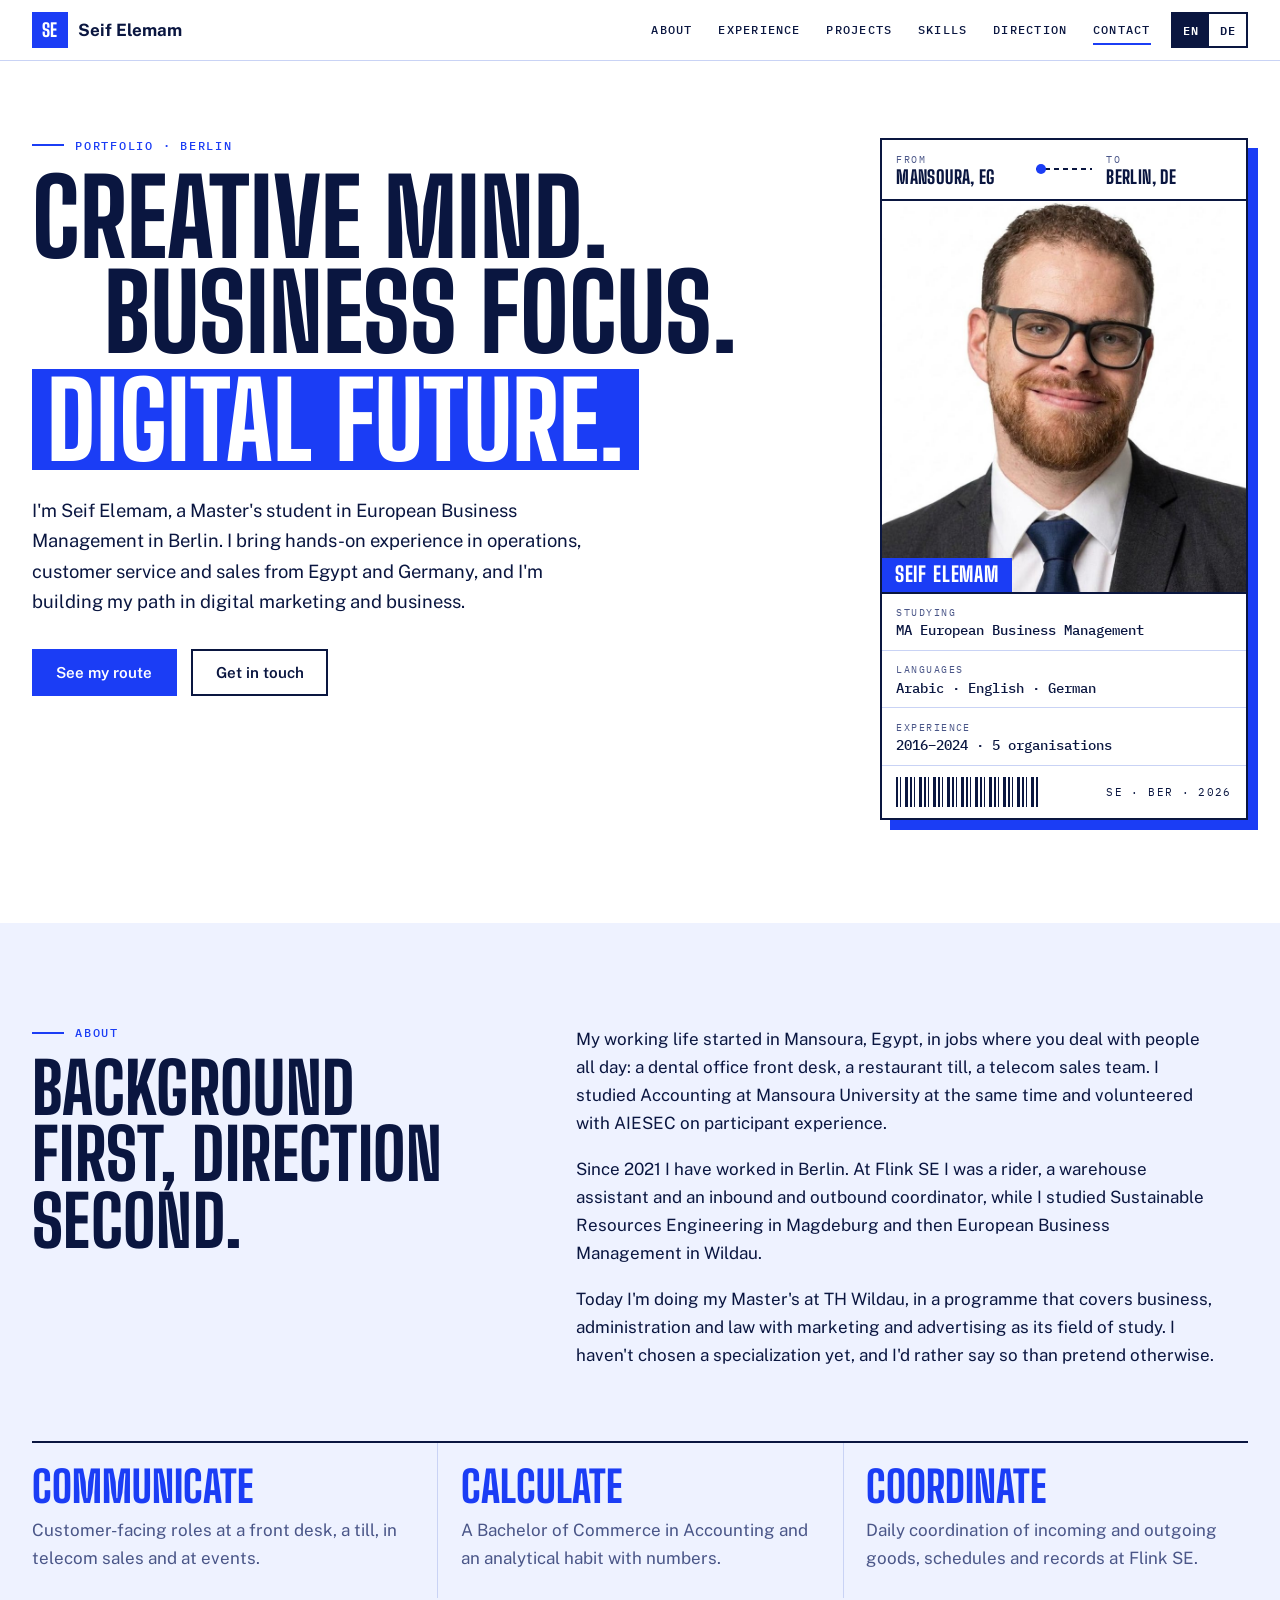
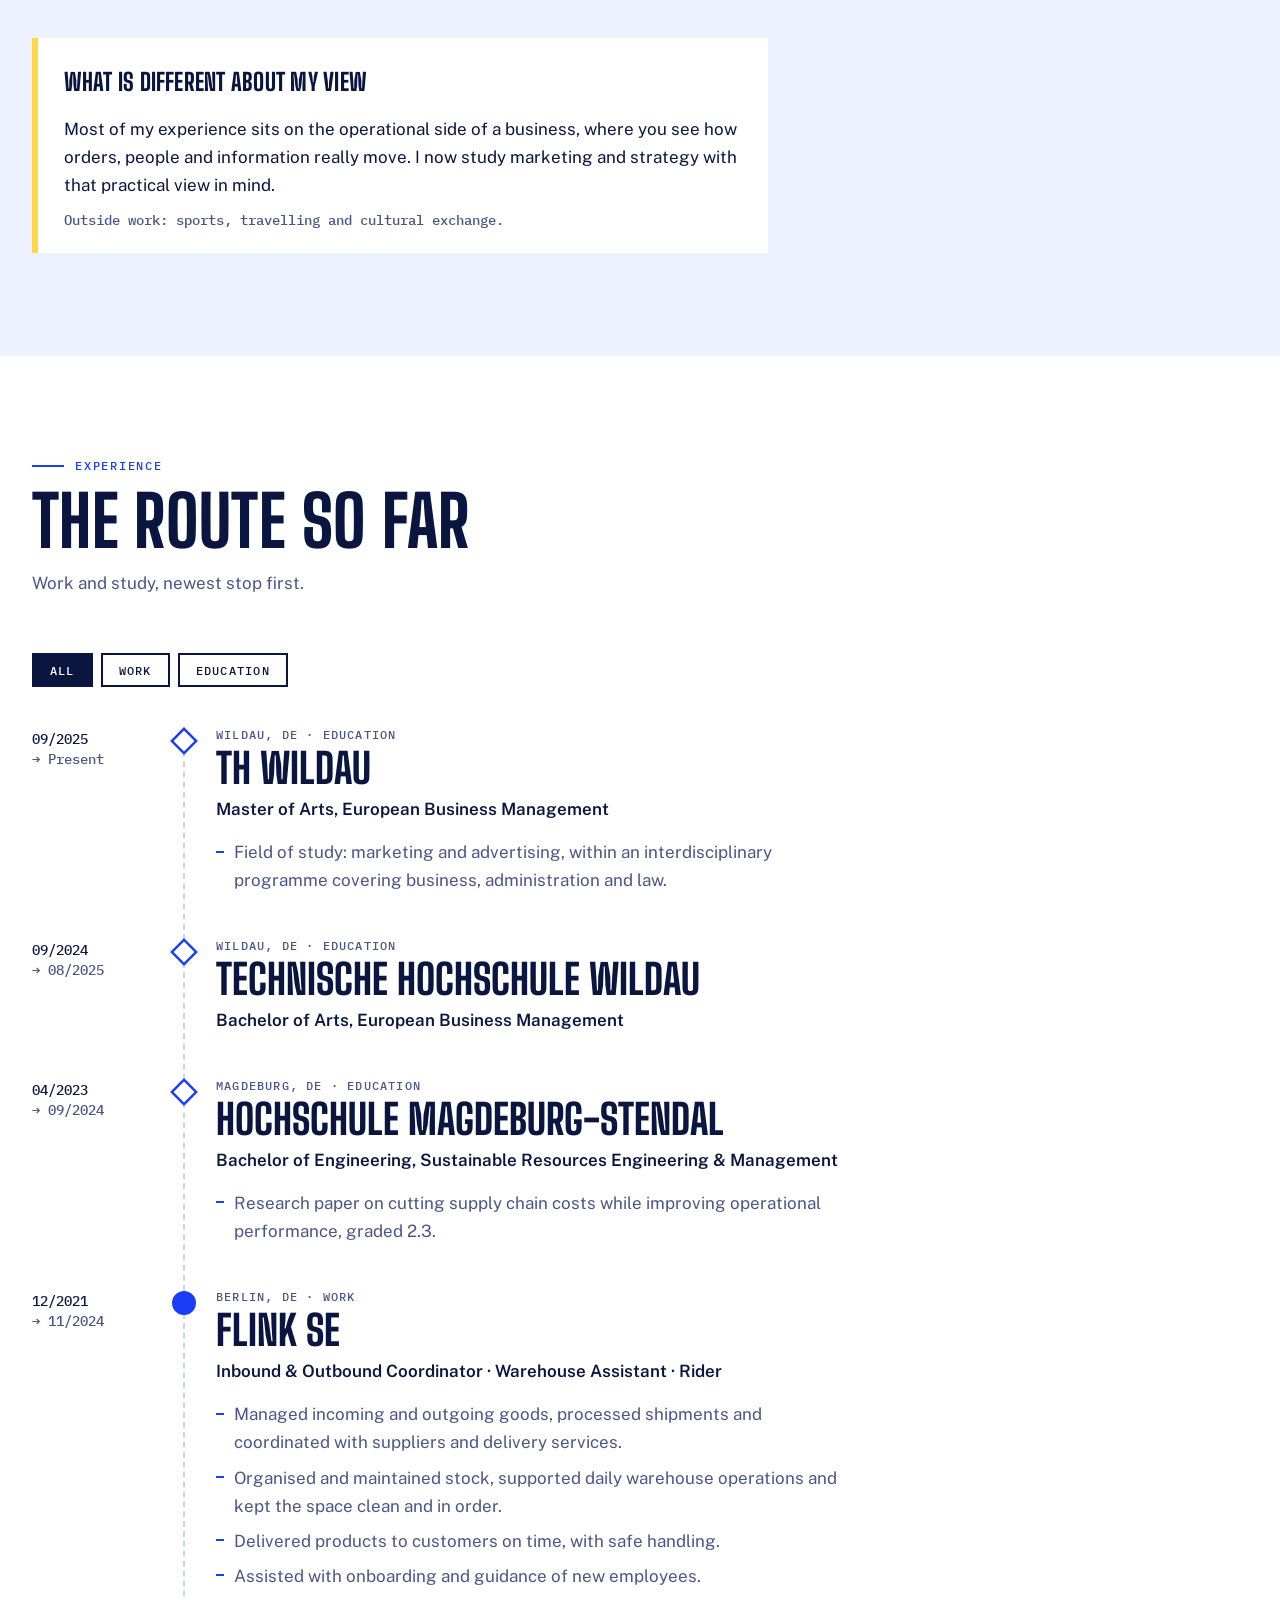
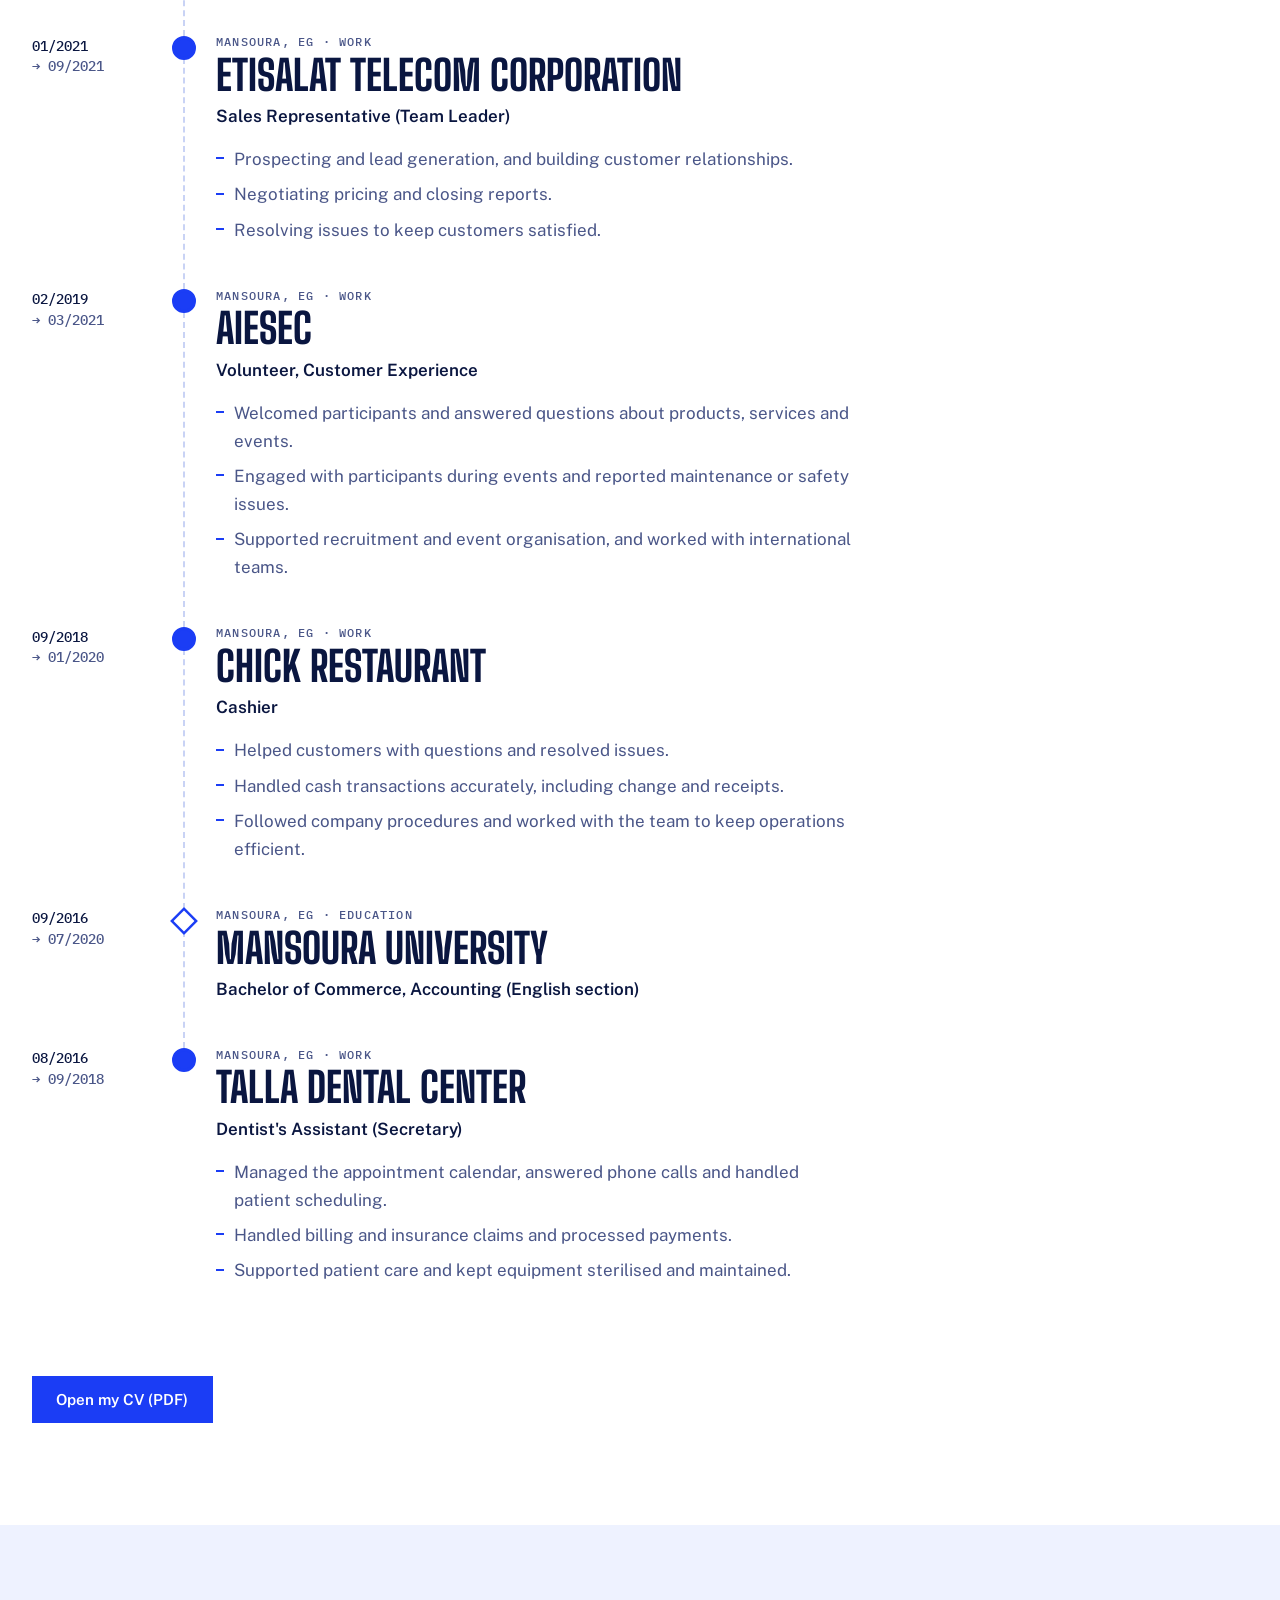
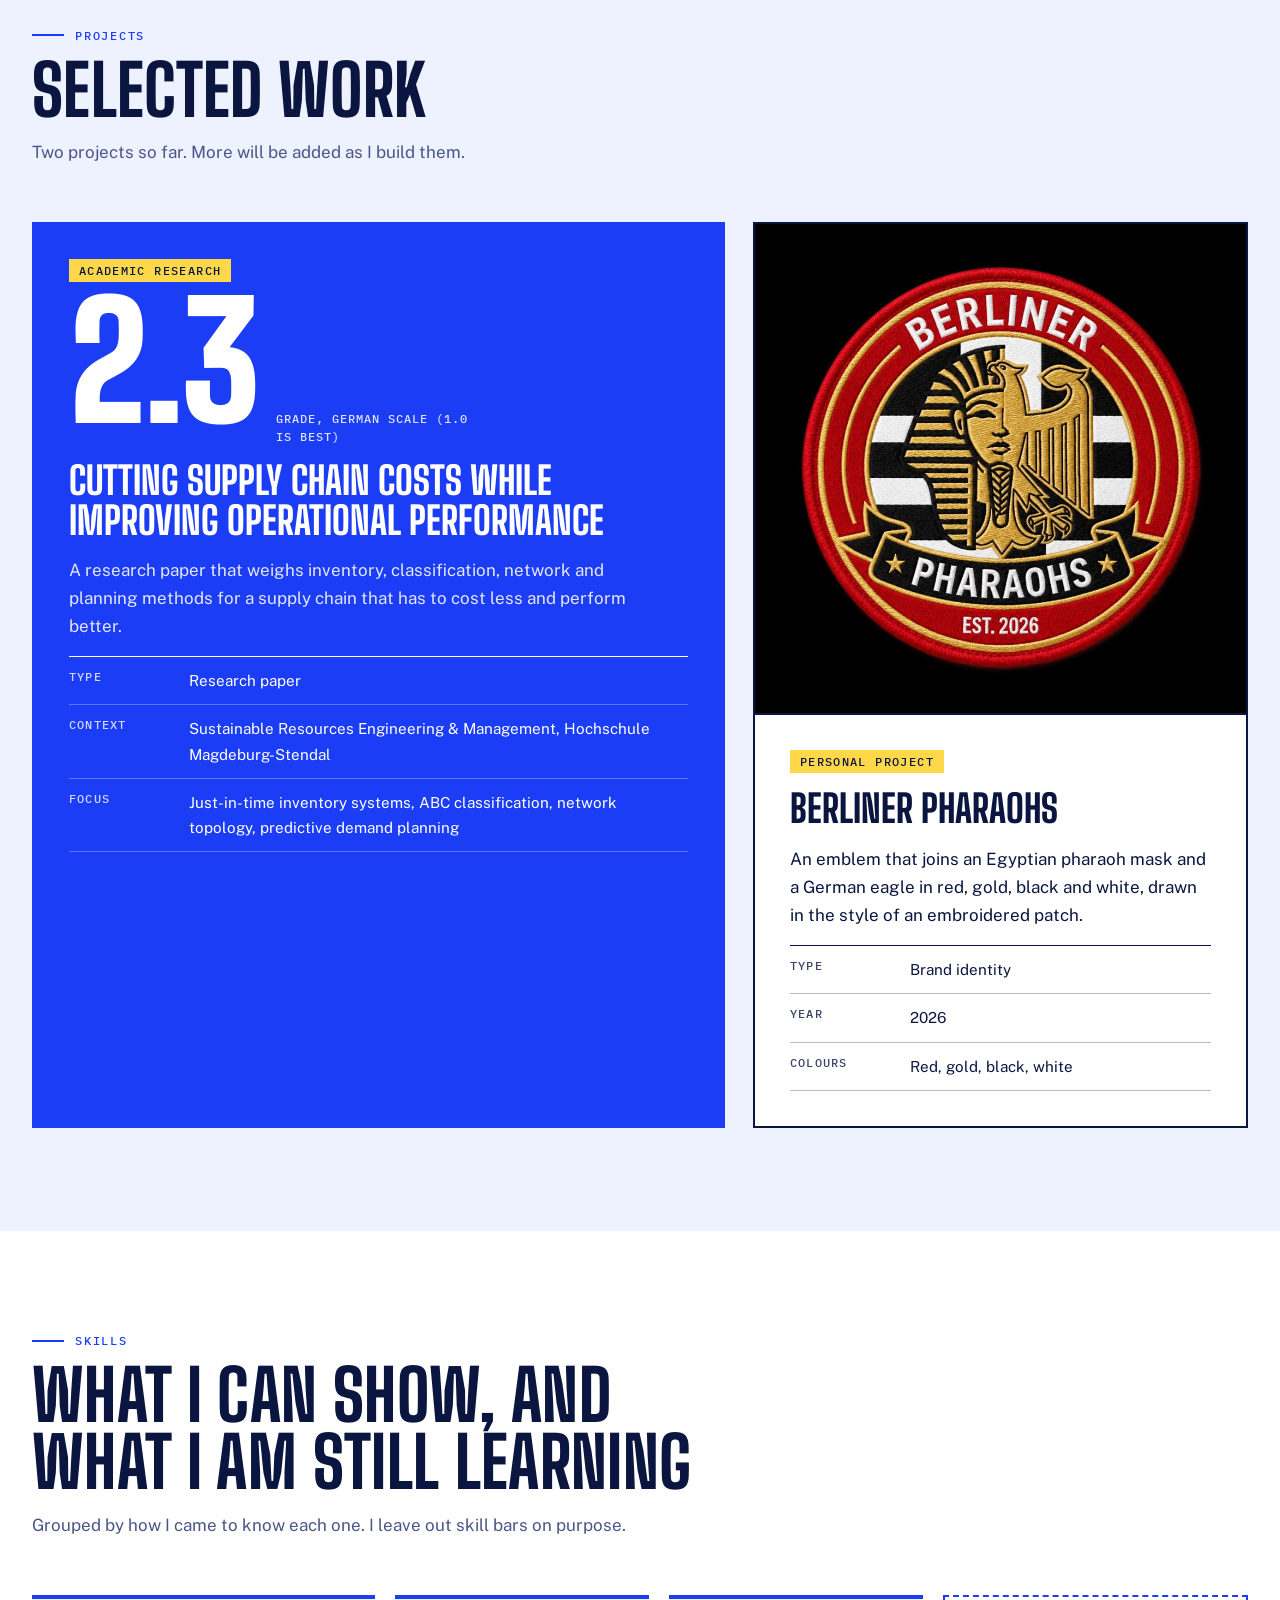
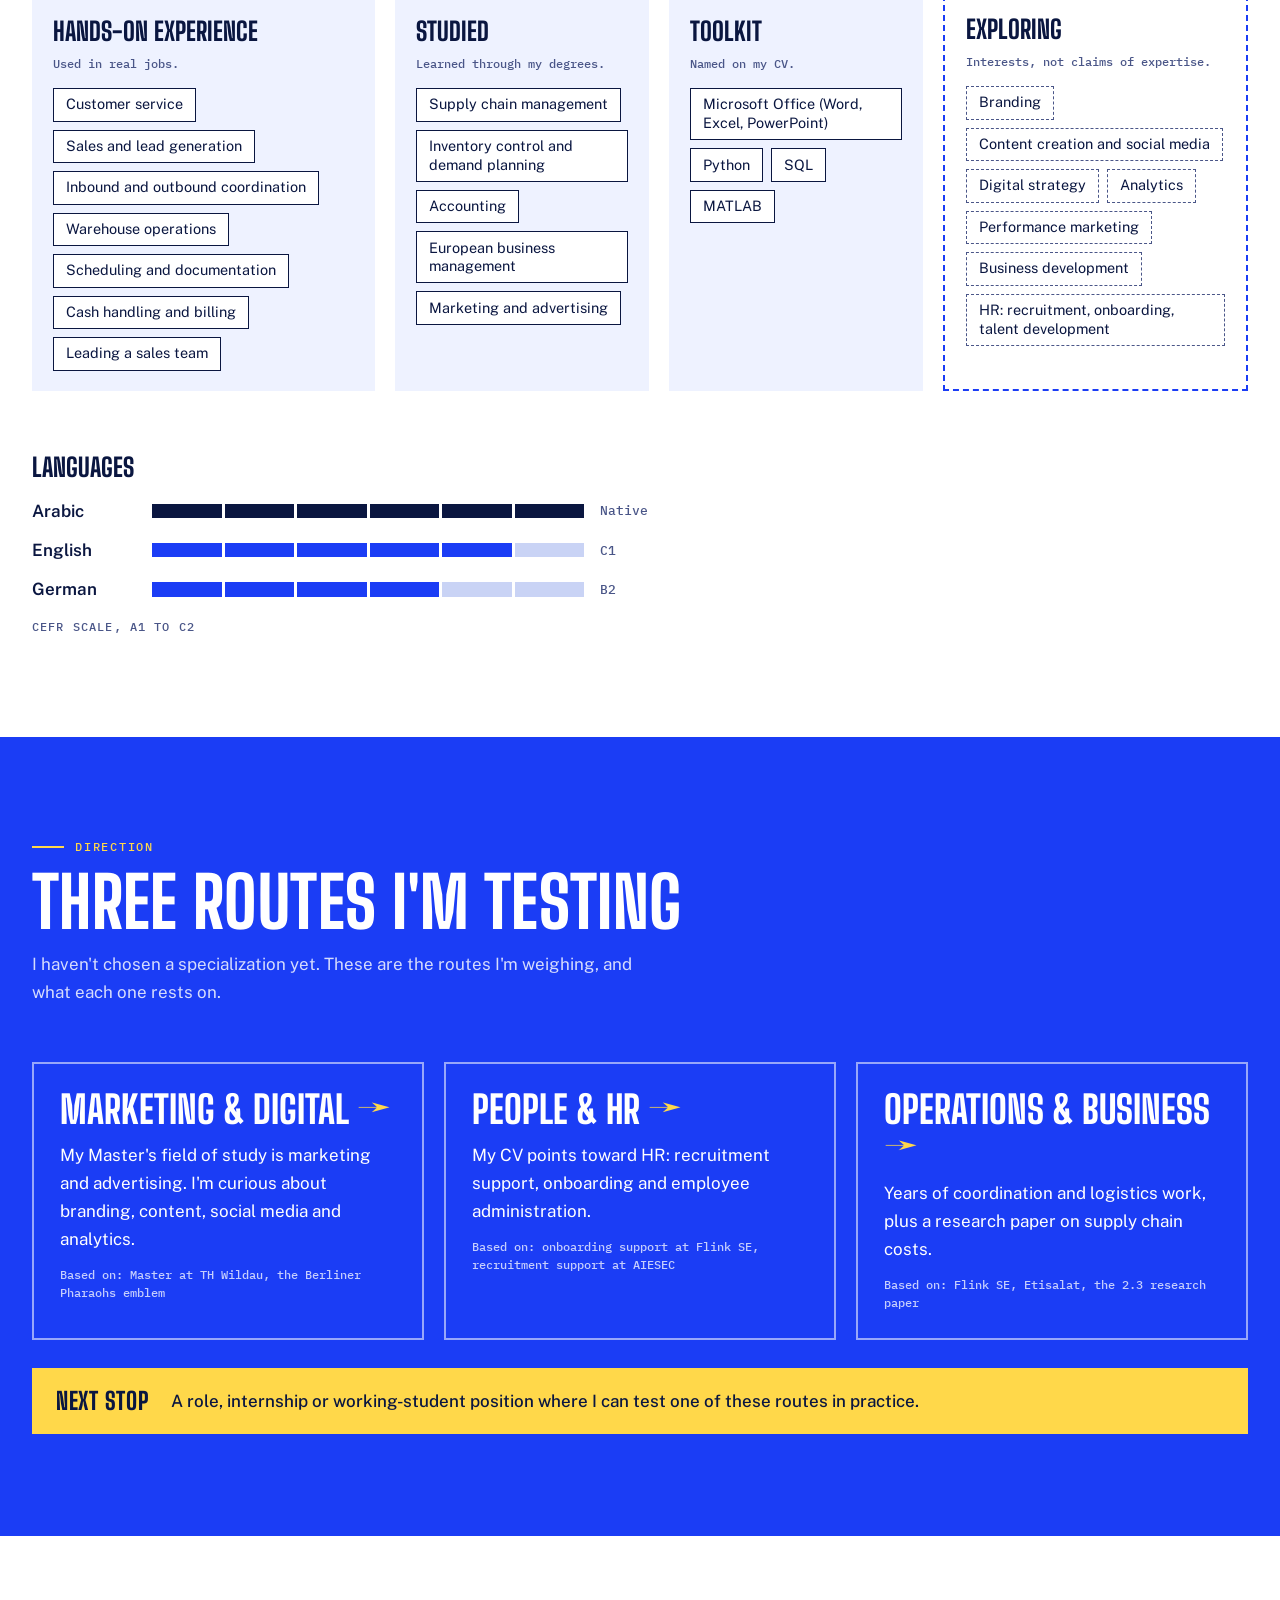
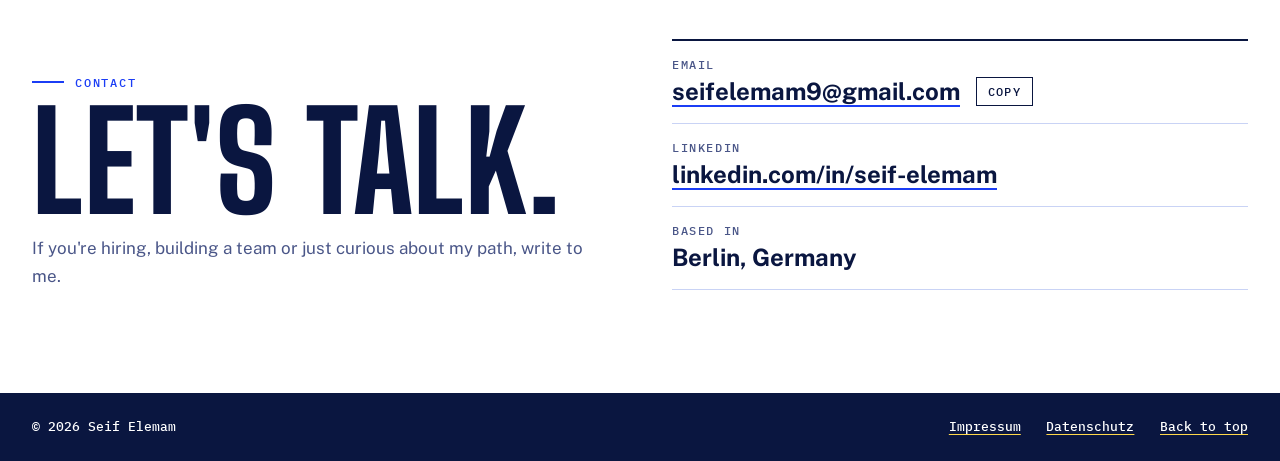
<file: index.html>
<!doctype html>
<html lang="en">
<head>
<meta charset="utf-8">
<meta name="viewport" content="width=device-width, initial-scale=1">
<title>Seif Elemam</title>
<meta name="description" content="Portfolio of Seif Elemam, Master’s student in European Business Management in Berlin, with experience in operations, customer service and sales.">
<meta property="og:title" content="Seif Elemam">
<meta property="og:description" content="Portfolio of Seif Elemam, Master’s student in European Business Management in Berlin, with experience in operations, customer service and sales.">
<meta property="og:type" content="website">
<meta property="og:locale" content="en_GB">
<meta property="og:image" content="assets/portrait.jpg">
<!-- Before publishing: add <link rel="canonical" href="https://YOUR-DOMAIN/"> and make og:image an absolute URL. -->
<link rel="icon" href="data:image/svg+xml,%3Csvg xmlns='http://www.w3.org/2000/svg' viewBox='0 0 32 32'%3E%3Crect width='32' height='32' fill='%231b3df5'/%3E%3Ctext x='16' y='23' font-family='Arial Narrow,Arial,sans-serif' font-size='20' font-weight='800' fill='white' text-anchor='middle'%3ESE%3C/text%3E%3C/svg%3E">
<link rel="preconnect" href="https://fonts.googleapis.com">
<link rel="preconnect" href="https://fonts.gstatic.com" crossorigin>
<link href="https://fonts.googleapis.com/css2?family=Big+Shoulders+Display:wght@700;800;900&family=IBM+Plex+Mono:wght@400;500&family=Public+Sans:wght@400;500;600;700&display=swap" rel="stylesheet">
<link rel="stylesheet" href="css/styles.css">
</head>
<body>
<a class="skip" href="#main" data-i18n="skip">Skip to content</a>

<header class="bar">
  <div class="wrap bar-in">
    <a class="brand" href="#top" aria-label="Seif Elemam">
      <span class="brand-mark" aria-hidden="true">SE</span>
      <span class="brand-name">Seif Elemam</span>
    </a>
    <nav id="nav" class="nav" aria-label="Main">
      <a href="#about" data-i18n="nav.about">About</a>
      <a href="#experience" data-i18n="nav.experience">Experience</a>
      <a href="#projects" data-i18n="nav.projects">Projects</a>
      <a href="#skills" data-i18n="nav.skills">Skills</a>
      <a href="#direction" data-i18n="nav.direction">Direction</a>
      <a href="#contact" data-i18n="nav.contact">Contact</a>
    </nav>
    <div class="lang" role="group" aria-label="Language / Sprache">
      <button type="button" data-lang="en" aria-pressed="true" lang="en">EN</button>
      <button type="button" data-lang="de" aria-pressed="false" lang="de">DE</button>
    </div>
    <button type="button" id="burger" class="burger" aria-expanded="false" aria-controls="nav" data-i18n-aria="nav.menu" aria-label="Menu">
      <span></span><span></span><span></span>
    </button>
  </div>
</header>

<main id="main">
  <span id="top"></span>

  <!-- ============================ HERO ============================ -->
  <section class="hero" aria-labelledby="h1">
    <div class="wrap hero-grid">
      <div class="hero-copy">
        <p class="eyebrow" data-i18n="hero.eyebrow">Portfolio · Berlin</p>
        <h1 id="h1" class="mega">
          <span class="l1" style="--i:0" data-i18n="hero.h1a">Creative mind.</span>
          <span class="l2" style="--i:1" data-i18n="hero.h1b">Business focus.</span>
          <span class="l3" style="--i:2" data-i18n="hero.h1c">Digital future.</span>
        </h1>
        <p class="lede" data-i18n="hero.lede">I'm Seif Elemam, a Master's student in European Business Management in Berlin. I bring hands-on experience in operations, customer service and sales from Egypt and Germany, and I'm building my path in digital marketing and business.</p>
        <div class="cta">
          <a class="btn btn-solid" href="#experience" data-i18n="hero.cta1">See my route</a>
          <a class="btn btn-line" href="#contact" data-i18n="hero.cta2">Get in touch</a>
        </div>
      </div>

      <!-- Shipping-label style fact card -->
      <aside class="label" data-i18n-aria="label.aria" aria-label="Quick facts about Seif Elemam">
        <div class="label-route">
          <div><small data-i18n="label.from">From</small><b>Mansoura, EG</b></div>
          <div class="route-line" aria-hidden="true"><i></i></div>
          <div><small data-i18n="label.to">To</small><b>Berlin, DE</b></div>
        </div>
        <figure class="label-photo">
          <img src="assets/portrait.jpg" width="800" height="977" data-i18n-alt="photo.alt" alt="Portrait of Seif Elemam">
          <figcaption>Seif Elemam</figcaption>
        </figure>
        <dl class="label-dl">
          <div><dt data-i18n="label.studying">Studying</dt><dd data-i18n="label.studying.v">MA European Business Management</dd></div>
          <div><dt data-i18n="label.languages">Languages</dt><dd data-i18n="label.languages.v">Arabic · English · German</dd></div>
          <div><dt data-i18n="label.experience">Experience</dt><dd data-i18n="label.experience.v">2016–2024 · 5 organisations</dd></div>
        </dl>
        <div class="label-foot" aria-hidden="true"><span class="barcode"></span><span>SE · BER · 2026</span></div>
      </aside>
    </div>
  </section>

  <!-- ============================ ABOUT ============================ -->
  <section id="about" class="sec tint" aria-labelledby="about-h">
    <div class="wrap">
      <div class="about-grid">
        <header class="sec-head">
          <p class="eyebrow" data-i18n="about.eyebrow">About</p>
          <h2 id="about-h" data-i18n="about.title">Background first, direction second.</h2>
        </header>
        <div class="about-text">
          <p data-i18n="about.p1"></p>
          <p data-i18n="about.p2"></p>
          <p data-i18n="about.p3"></p>
        </div>
      </div>
      <ul id="traits" class="traits"></ul>
      <div class="view">
        <h3 data-i18n="about.view.title">What is different about my view</h3>
        <p data-i18n="about.view">Most of my experience sits on the operational side of a business.</p>
        <p class="outside" data-i18n="about.outside">Outside work: sports, travelling and cultural exchange.</p>
      </div>
    </div>
  </section>

  <!-- ========================== EXPERIENCE ========================== -->
  <section id="experience" class="sec" aria-labelledby="exp-h">
    <div class="wrap">
      <header class="sec-head">
        <p class="eyebrow" data-i18n="exp.eyebrow">Experience</p>
        <h2 id="exp-h" data-i18n="exp.title">The route so far</h2>
        <p class="sec-lede" data-i18n="exp.lede">Work and study, newest stop first.</p>
      </header>
      <div class="filters" role="group" aria-label="Filter">
        <button type="button" data-filter="all" aria-pressed="true" data-i18n="exp.f.all">All</button>
        <button type="button" data-filter="work" aria-pressed="false" data-i18n="exp.f.work">Work</button>
        <button type="button" data-filter="edu" aria-pressed="false" data-i18n="exp.f.edu">Education</button>
      </div>
      <ol id="manifest" class="manifest"></ol>
      <!-- CV file: replace assets/Seif_Elemam_CV.pdf with the version you want to share. -->
      <a class="btn btn-solid" href="assets/Seif_Elemam_CV.pdf" target="_blank" rel="noopener" data-i18n="exp.cv">Open my CV (PDF)</a>
    </div>
  </section>

  <!-- ============================ PROJECTS ============================ -->
  <section id="projects" class="sec tint" aria-labelledby="proj-h">
    <div class="wrap">
      <header class="sec-head">
        <p class="eyebrow" data-i18n="proj.eyebrow">Projects</p>
        <h2 id="proj-h" data-i18n="proj.title">Selected work</h2>
        <p class="sec-lede" data-i18n="proj.lede">Two projects so far.</p>
      </header>
      <div id="projects-grid" class="projects"></div>
    </div>
  </section>

  <!-- ============================ SKILLS ============================ -->
  <section id="skills" class="sec" aria-labelledby="skills-h">
    <div class="wrap">
      <header class="sec-head">
        <p class="eyebrow" data-i18n="skills.eyebrow">Skills</p>
        <h2 id="skills-h" data-i18n="skills.title">What I can show, and what I am still learning</h2>
        <p class="sec-lede" data-i18n="skills.lede"></p>
      </header>
      <div id="skills-grid" class="skills"></div>
      <div class="langs">
        <h3 data-i18n="skills.langs">Languages</h3>
        <ul id="languages" class="lang-list"></ul>
        <p class="scale" data-i18n="skills.scale">CEFR scale, A1 to C2</p>
      </div>
    </div>
  </section>

  <!-- ============================ DIRECTION ============================ -->
  <section id="direction" class="sec panel" aria-labelledby="dir-h">
    <div class="wrap">
      <header class="sec-head">
        <p class="eyebrow" data-i18n="dir.eyebrow">Direction</p>
        <h2 id="dir-h" data-i18n="dir.title">Three routes I'm testing</h2>
        <p class="sec-lede" data-i18n="dir.lede"></p>
      </header>
      <ul id="routes" class="routes"></ul>
      <div class="next">
        <span class="next-tag" data-i18n="dir.next">Next stop</span>
        <p data-i18n="dir.next.v"></p>
      </div>
    </div>
  </section>

  <!-- ============================ CONTACT ============================ -->
  <section id="contact" class="sec" aria-labelledby="contact-h">
    <div class="wrap contact-grid">
      <header class="sec-head">
        <p class="eyebrow" data-i18n="contact.eyebrow">Contact</p>
        <h2 id="contact-h" class="mega-h" data-i18n="contact.title">Let's talk.</h2>
        <p class="sec-lede" data-i18n="contact.lede"></p>
      </header>
      <dl class="contact-list">
        <div>
          <dt data-i18n="contact.email">Email</dt>
          <dd>
            <a id="email-link" href="mailto:seifelemam9@gmail.com"><span id="email-text">seifelemam9@gmail.com</span></a>
            <button type="button" id="copy-email" class="mini" data-i18n="contact.copy">Copy</button>
          </dd>
        </div>
        <div>
          <dt data-i18n="contact.linkedin">LinkedIn</dt>
          <!-- Check this address matches your profile: your CVs show two different LinkedIn URLs. -->
          <dd><a href="https://www.linkedin.com/in/seif-elemam" target="_blank" rel="noopener">linkedin.com/in/seif-elemam</a></dd>
        </div>
        <div>
          <dt data-i18n="contact.location">Based in</dt>
          <dd data-i18n="contact.location.v">Berlin, Germany</dd>
        </div>
      </dl>
    </div>
  </section>
</main>

<footer class="foot">
  <div class="wrap foot-in">
    <span data-i18n="foot.rights">© 2026 Seif Elemam</span>
    <nav class="foot-nav" aria-label="Footer">
      <a href="legal.html#impressum" data-i18n="foot.impressum">Impressum</a>
      <a href="legal.html#datenschutz" data-i18n="foot.privacy">Datenschutz</a>
      <a href="#top" data-i18n="foot.top">Back to top</a>
    </nav>
  </div>
</footer>

<script src="js/content.js"></script>
<script src="js/main.js"></script>
</body>
</html>
</file>
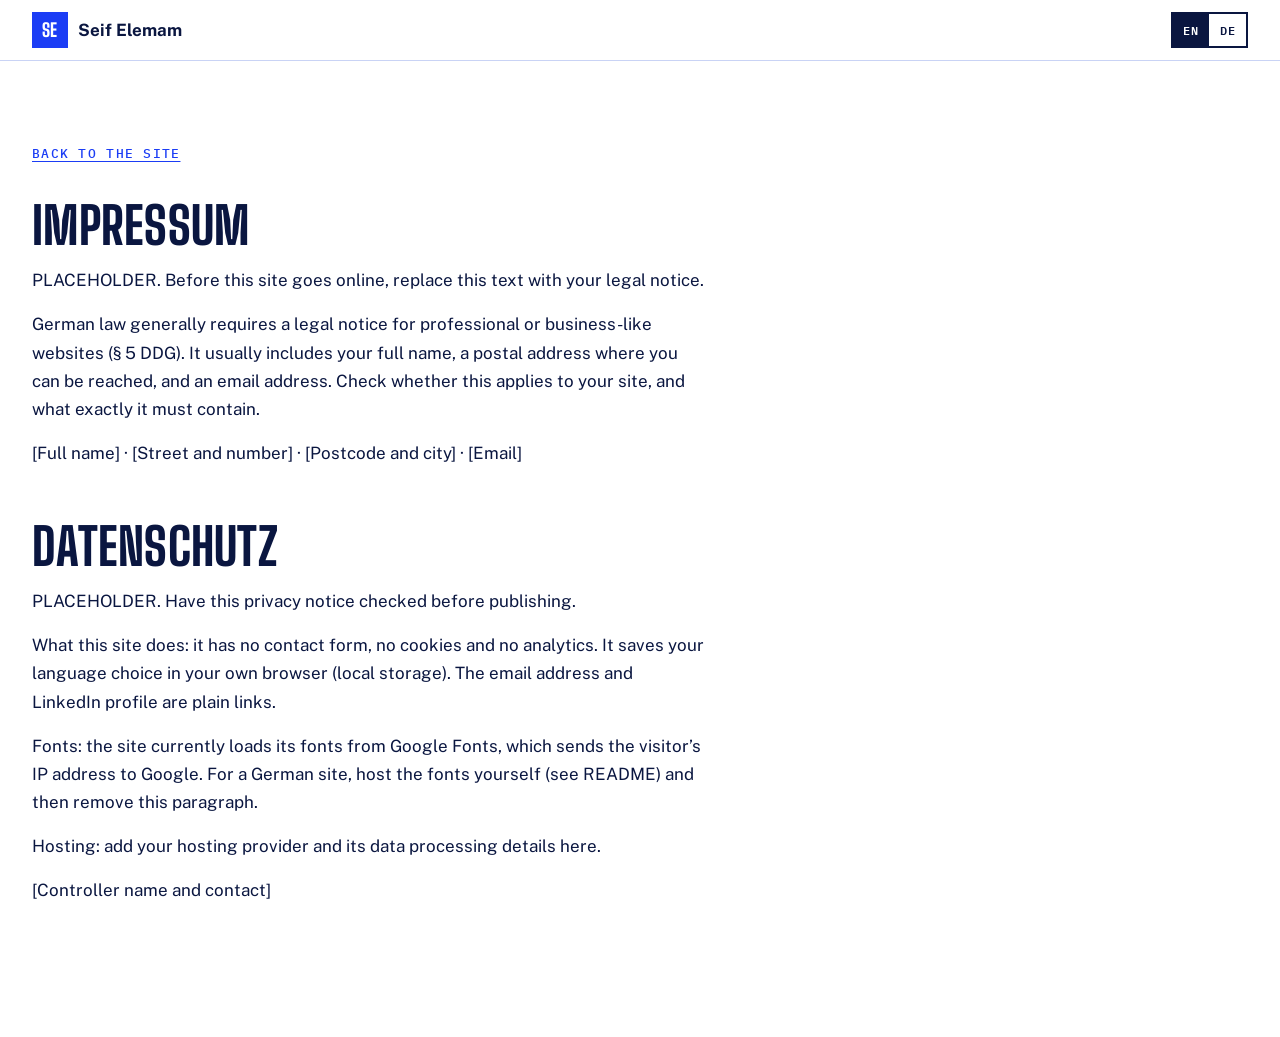
<file: legal.html>
<!doctype html>
<html lang="en">
<head>
<meta charset="utf-8">
<meta name="viewport" content="width=device-width, initial-scale=1">
<title>Impressum &amp; Datenschutz</title>
<meta name="robots" content="noindex">
<meta name="description" content="Legal notice and privacy notice placeholders.">
<link rel="icon" href="data:image/svg+xml,%3Csvg xmlns='http://www.w3.org/2000/svg' viewBox='0 0 32 32'%3E%3Crect width='32' height='32' fill='%231b3df5'/%3E%3Ctext x='16' y='23' font-family='Arial Narrow,Arial,sans-serif' font-size='20' font-weight='800' fill='white' text-anchor='middle'%3ESE%3C/text%3E%3C/svg%3E">
<link rel="preconnect" href="https://fonts.googleapis.com">
<link rel="preconnect" href="https://fonts.gstatic.com" crossorigin>
<link href="https://fonts.googleapis.com/css2?family=Big+Shoulders+Display:wght@700;800;900&family=IBM+Plex+Mono:wght@400;500&family=Public+Sans:wght@400;500;600;700&display=swap" rel="stylesheet">
<link rel="stylesheet" href="css/styles.css">
</head>
<body>
<header class="bar">
  <div class="wrap bar-in">
    <a class="brand" href="index.html" aria-label="Seif Elemam">
      <span class="brand-mark" aria-hidden="true">SE</span>
      <span class="brand-name">Seif Elemam</span>
    </a>
    <div class="lang" role="group" aria-label="Language / Sprache" style="margin-left:auto">
      <button type="button" data-lang="en" aria-pressed="true" lang="en">EN</button>
      <button type="button" data-lang="de" aria-pressed="false" lang="de">DE</button>
    </div>
  </div>
</header>
<main class="wrap legal">
  <a class="back" href="index.html" data-i18n="legal.back">Back to the site</a>
  <div id="legal-root"></div>
</main>
<script src="js/content.js"></script>
<script src="js/main.js"></script>
</body>
</html>
</file>
<file: css/styles.css>
/* ==========================================================================
   STYLES — change the look here. All colours, fonts and spacing are tokens.
   Concept: a freight-document look. Oversized condensed type, a shipping-label
   fact card, and the CV as a route with stops. Blue and white lead.
   ========================================================================== */

:root {
  /* colour */
  --paper: #ffffff;
  --tint: #eef2ff;
  --card: #ffffff;
  --ink: #0a1640;
  --muted: #4a5688;
  --line: #c9d3f5;
  --blue: #1b3df5;        /* fills, buttons */
  --blue-ink: #1b3df5;    /* blue used as text/lines on --paper */
  --panel: #1b3df5;       /* full-bleed cobalt sections */
  --on-panel: #ffffff;
  --hi: #ffd84a;          /* the one accent: a highlighter yellow, used sparingly */
  --hi-ink: #0a1640;
  --shadow: #1b3df5;
  /* type */
  --f-display: 'Big Shoulders Display', 'Arial Narrow', Impact, sans-serif;
  --f-body: 'Public Sans', system-ui, -apple-system, 'Segoe UI', Roboto, sans-serif;
  --f-mono: 'IBM Plex Mono', ui-monospace, 'SFMono-Regular', Menlo, monospace;
  /* space */
  --gutter: 16px;
  --max: 1320px;
}
@media (min-width: 720px) { :root { --gutter: 32px; } }

@media (prefers-color-scheme: dark) {
  :root:not([data-theme="light"]) {
    --paper: #070d26; --tint: #0c1536; --card: #0c1536;
    --ink: #e9eeff; --muted: #a6b3e8; --line: #243272;
    --blue: #2d4dff; --blue-ink: #93a6ff; --shadow: #2d4dff;
    color-scheme: dark;
  }
}
:root[data-theme="dark"] {
  --paper: #070d26; --tint: #0c1536; --card: #0c1536;
  --ink: #e9eeff; --muted: #a6b3e8; --line: #243272;
  --blue: #2d4dff; --blue-ink: #93a6ff; --shadow: #2d4dff;
  color-scheme: dark;
}

/* ---------- base ---------- */
*, *::before, *::after { box-sizing: border-box; }
html { scroll-behavior: smooth; scroll-padding-top: 5rem; }
body {
  margin: 0; background: var(--paper); color: var(--ink);
  font: 400 1.0625rem/1.65 var(--f-body);
  -webkit-font-smoothing: antialiased; text-rendering: optimizeLegibility;
}
img { display: block; max-width: 100%; height: auto; }
h1, h2, h3, p, ul, ol, dl, dd, figure { margin: 0; }
ul, ol { padding: 0; list-style: none; }
a { color: var(--blue-ink); text-underline-offset: .2em; }
button { font: inherit; color: inherit; cursor: pointer; }
:focus-visible { outline: 3px solid var(--blue-ink); outline-offset: 3px; }
.panel :focus-visible { outline-color: #fff; }
.skip { position: absolute; left: -999px; top: 0; background: var(--hi); color: var(--hi-ink); padding: .6rem 1rem; z-index: 50; }
.skip:focus { left: 1rem; top: 1rem; }

.wrap {
  width: 100%; max-width: var(--max); margin-inline: auto;
  padding-left: max(var(--gutter), env(safe-area-inset-left, 0px));
  padding-right: max(var(--gutter), env(safe-area-inset-right, 0px));
}
.sec { padding-block: clamp(3.5rem, 8vw, 7rem); }
.tint { background: var(--tint); }
.panel { background: var(--panel); color: var(--on-panel); }

.eyebrow {
  display: flex; align-items: center; gap: .7rem;
  font: 500 .78rem/1.2 var(--f-mono); text-transform: uppercase; letter-spacing: .14em;
  color: var(--blue-ink);
}
.eyebrow::before { content: ""; width: 2rem; height: 2px; background: currentColor; flex: none; }
.panel .eyebrow { color: var(--hi); }
h2 {
  font: 800 clamp(2.2rem, 6vw, 4.4rem)/.95 var(--f-display);
  text-transform: uppercase; letter-spacing: .005em; text-wrap: balance;
}
h3 { font-family: var(--f-display); }
.sec-head { display: grid; gap: .9rem; max-width: 46rem; margin-bottom: clamp(2rem, 5vw, 3.5rem); }
.sec-lede { color: var(--muted); max-width: 40rem; }
.panel .sec-lede { color: rgba(255,255,255,.82); }

/* ---------- buttons ---------- */
.btn {
  display: inline-flex; align-items: center; gap: .6rem; padding: .85rem 1.4rem;
  font: 600 .95rem/1 var(--f-body); text-decoration: none; border: 2px solid var(--ink);
  transition: transform .15s ease, background-color .15s ease, color .15s ease;
}
.btn-solid { background: var(--blue); color: #fff; border-color: var(--blue); }
.btn-solid:hover { background: var(--ink); border-color: var(--ink); color: var(--paper); transform: translate(-2px,-2px); }
.btn-line { background: transparent; color: var(--ink); }
.btn-line:hover { background: var(--hi); color: var(--hi-ink); border-color: var(--hi-ink); transform: translate(-2px,-2px); }
.mini {
  font: 500 .72rem var(--f-mono); text-transform: uppercase; letter-spacing: .1em;
  padding: .35rem .7rem; background: transparent; border: 1.5px solid var(--ink);
}
.mini:hover { background: var(--hi); color: var(--hi-ink); }

/* ---------- header ---------- */
body::before { content: ""; position: fixed; inset: 0 0 auto; height: env(safe-area-inset-top, 0px); z-index: 30; background: var(--paper); }
.bar { position: sticky; top: env(safe-area-inset-top, 0px); z-index: 20; background: var(--paper); border-bottom: 1px solid var(--line); }
.bar-in { display: flex; align-items: center; gap: 1.25rem; min-height: 3.75rem; }
.brand { display: flex; align-items: center; gap: .65rem; color: var(--ink); text-decoration: none; font-weight: 700; }
.brand-mark { display: grid; place-items: center; width: 2.25rem; height: 2.25rem; background: var(--blue); color: #fff; font: 800 1.15rem/1 var(--f-display); letter-spacing: .04em; }
.nav { margin-left: auto; display: flex; gap: 1.6rem; }
.nav a {
  color: var(--ink); text-decoration: none; padding: .4rem 0; border-bottom: 2px solid transparent;
  font: 500 .78rem/1.2 var(--f-mono); text-transform: uppercase; letter-spacing: .1em;
}
.nav a:hover, .nav a[aria-current="true"] { border-color: var(--blue-ink); }
.lang { display: flex; border: 2px solid var(--ink); }
.lang button { background: transparent; border: 0; padding: .35rem .65rem; font: 600 .75rem var(--f-mono); letter-spacing: .08em; }
.lang button[aria-pressed="true"] { background: var(--ink); color: var(--paper); }
.burger { display: none; width: 2.5rem; height: 2.5rem; background: transparent; border: 2px solid var(--ink); padding: 0; place-content: center; gap: 4px; }
.burger span { display: block; width: 1.1rem; height: 2px; background: var(--ink); }
@media (max-width: 900px) {
  .burger { display: grid; }
  .lang { margin-left: auto; }
  .nav {
    display: none; position: absolute; left: 0; right: 0; top: 100%; flex-direction: column; gap: .25rem;
    background: var(--paper); border-bottom: 1px solid var(--line);
    padding: 1rem max(var(--gutter), env(safe-area-inset-left, 0px));
  }
  .nav.open { display: flex; }
  .nav a { padding: .7rem 0; font-size: .9rem; }
}

/* ---------- hero ---------- */
.hero { padding-block: clamp(2.5rem, 6vw, 5rem) clamp(3.5rem, 8vw, 6.5rem); overflow: hidden; }
.hero-grid { display: grid; gap: 3.5rem; grid-template-columns: minmax(0, 1fr); }
@media (min-width: 1040px) { .hero-grid { grid-template-columns: minmax(0, 1fr) 23rem; column-gap: 4.5rem; align-items: start; } }
.mega {
  margin: 1.1rem 0 1.6rem; font: 800 clamp(2.6rem, 11vw, 6.6rem)/.9 var(--f-display);
  text-transform: uppercase; overflow-wrap: anywhere; text-wrap: balance;
}
.mega span { display: block; animation: rise .8s cubic-bezier(.2,.7,.2,1) both; animation-delay: calc(var(--i) * 110ms); }
.mega .l2 { padding-left: clamp(0rem, 7vw, 4.5rem); }
.mega .l3 { width: fit-content; max-width: 100%; margin-top: .08em; padding: .04em .14em .02em; background: var(--blue); color: #fff; }
@keyframes rise { from { transform: translateY(.22em); } to { transform: none; } }
.lede { max-width: 36rem; font-size: 1.15rem; color: var(--ink); }
.cta { display: flex; flex-wrap: wrap; gap: .9rem; margin-top: 2rem; }

/* shipping-label fact card */
.label { background: var(--card); border: 2px solid var(--ink); box-shadow: 10px 10px 0 var(--shadow); font-family: var(--f-mono); min-width: 0; }
.label small { display: block; font-size: .65rem; letter-spacing: .14em; text-transform: uppercase; color: var(--muted); }
.label-route { display: grid; grid-template-columns: 1fr minmax(1.5rem, 3.5rem) 1fr; align-items: center; border-bottom: 2px solid var(--ink); }
.label-route > div { padding: .7rem .9rem; min-width: 0; }
.label-route b { display: block; overflow-wrap: break-word; font: 800 1.15rem/1.05 var(--f-display); text-transform: uppercase; letter-spacing: .02em; }
.route-line { position: relative; height: 2px; padding: 0 !important; background: repeating-linear-gradient(90deg, var(--ink) 0 5px, transparent 5px 9px); }
.route-line i { position: absolute; top: -4px; left: 0; width: 10px; height: 10px; background: var(--blue); border-radius: 50%; animation: travel 3.2s ease-in-out infinite alternate; }
@keyframes travel { to { left: calc(100% - 10px); } }
.label-photo { position: relative; background: #fff; border-bottom: 2px solid var(--ink); aspect-ratio: 5 / 5.4; overflow: hidden; }
.label-photo img { width: 100%; height: 100%; object-fit: cover; object-position: 50% 18%; }
.label-photo figcaption { position: absolute; left: 0; bottom: 0; padding: .35rem .8rem; background: var(--blue); color: #fff; font: 800 1.3rem/1.1 var(--f-display); text-transform: uppercase; letter-spacing: .04em; }
.label-dl { display: grid; }
.label-dl > div { padding: .65rem .9rem; border-bottom: 1px solid var(--line); }
.label-dl dt { font-size: .65rem; letter-spacing: .14em; text-transform: uppercase; color: var(--muted); }
.label-dl dd { font-size: .85rem; font-weight: 500; line-height: 1.35; }
.label-foot { display: flex; align-items: center; justify-content: space-between; gap: 1rem; padding: .7rem .9rem; font-size: .7rem; letter-spacing: .12em; }
.barcode { flex: 1; max-width: 9rem; height: 1.9rem; background: repeating-linear-gradient(90deg, var(--ink) 0 2px, transparent 2px 4px, var(--ink) 4px 5px, transparent 5px 9px, var(--ink) 9px 12px, transparent 12px 14px); }

/* ---------- about ---------- */
.about-grid { display: grid; gap: 1rem 4rem; grid-template-columns: minmax(0, 1fr); align-items: start; }
@media (min-width: 900px) { .about-grid { grid-template-columns: minmax(0, 5fr) minmax(0, 7fr); } }
.about-grid .sec-head { margin-bottom: 0; }
.about-text { display: grid; gap: 1.1rem; max-width: 40rem; }
.traits { display: grid; gap: 0; margin-top: clamp(2.5rem, 6vw, 4.5rem); border-top: 2px solid var(--ink); grid-template-columns: minmax(0, 1fr); }
@media (min-width: 800px) { .traits { grid-template-columns: repeat(3, minmax(0, 1fr)); } }
.trait { display: grid; gap: .5rem; align-content: start; padding: 1.4rem 1.4rem 1.6rem 0; }
@media (min-width: 800px) { .trait + .trait { padding-left: 1.4rem; border-left: 1px solid var(--line); } }
@media (max-width: 799px) { .trait + .trait { border-top: 1px solid var(--line); } }
.trait-word { font: 800 clamp(1.9rem, 3.4vw, 2.7rem)/1 var(--f-display); text-transform: uppercase; color: var(--blue-ink); overflow-wrap: anywhere; }
.trait-text { color: var(--muted); }
.view { display: grid; gap: .8rem; max-width: 46rem; margin-top: 2.5rem; padding: 1.5rem 1.6rem; background: var(--paper); border-left: 6px solid var(--hi); }
.view h3 { font-size: 1.5rem; text-transform: uppercase; font-weight: 800; letter-spacing: .01em; }
.outside { font: 500 .85rem var(--f-mono); color: var(--muted); }

/* ---------- experience (route) ---------- */
.filters { display: flex; flex-wrap: wrap; gap: .5rem; margin-bottom: 2.5rem; }
.filters button { padding: .45rem 1rem; background: transparent; border: 2px solid var(--ink); font: 500 .78rem var(--f-mono); text-transform: uppercase; letter-spacing: .1em; }
.filters button[aria-pressed="true"] { background: var(--ink); color: var(--paper); }
.filters button:not([aria-pressed="true"]):hover { background: var(--hi); color: var(--hi-ink); }
.manifest { margin-bottom: 3rem; }
.stop {
  position: relative; display: grid; column-gap: 1.25rem; padding-bottom: 2.75rem;
  grid-template-columns: 7.5rem 1.5rem minmax(0, 1fr); grid-template-areas: "when node body";
}
.stop[hidden] { display: none; }
.stop::before { content: ""; position: absolute; left: calc(7.5rem + 1.25rem + .75rem - 1px); top: 1.5rem; bottom: -.1rem; border-left: 2px dashed var(--line); }
.stop:last-child::before, .stop:last-of-type::before { display: none; }
.stop-when { grid-area: when; display: grid; gap: .1rem; align-content: start; padding-top: .15rem; font: 500 .85rem/1.4 var(--f-mono); color: var(--ink); }
.stop-to { color: var(--muted); }
.stop-to::before { content: "→ "; }
.stop-node { grid-area: node; width: 1.5rem; height: 1.5rem; margin-top: .1rem; border: 3px solid var(--blue-ink); background: var(--paper); z-index: 1; }
.stop[data-type="work"] .stop-node { background: var(--blue); border-radius: 50%; }
.stop[data-type="edu"] .stop-node { transform: rotate(45deg) scale(.82); }
.stop-body { grid-area: body; min-width: 0; display: grid; gap: .35rem; }
.stop-place { font: 500 .75rem var(--f-mono); letter-spacing: .1em; text-transform: uppercase; color: var(--muted); }
.stop-org { font: 800 clamp(1.8rem, 3.6vw, 2.6rem)/1 var(--f-display); text-transform: uppercase; overflow-wrap: anywhere; }
.stop-role { font-weight: 600; max-width: 40rem; }
.stop-list { display: grid; gap: .45rem; margin-top: .6rem; max-width: 40rem; color: var(--muted); }
.stop-list li { position: relative; padding-left: 1.1rem; }
.stop-list li::before { content: ""; position: absolute; left: 0; top: .72em; width: .5rem; height: 2px; background: var(--blue-ink); }
@media (max-width: 639px) {
  .stop { grid-template-columns: 1.5rem minmax(0, 1fr); grid-template-areas: "node body"; }
  .stop-when { grid-area: body; grid-row: 1; display: flex; gap: .5rem; padding: 0 0 .3rem; }
  .stop-body { grid-row: 2; }
  .stop-node { grid-row: 1 / span 2; }
  .stop::before { left: calc(.75rem - 1px); }
}

/* ---------- projects ---------- */
.projects { display: grid; gap: 1.75rem; grid-template-columns: minmax(0, 1fr); }
@media (min-width: 940px) { .projects { grid-template-columns: minmax(0, 7fr) minmax(0, 5fr); align-items: stretch; } }
.proj { display: flex; flex-direction: column; min-width: 0; border: 2px solid var(--ink); background: var(--card); }
.proj-body { display: grid; gap: 1rem; align-content: start; padding: clamp(1.4rem, 3vw, 2.2rem); }
.tag { width: fit-content; padding: .25rem .6rem; background: var(--hi); color: var(--hi-ink); font: 500 .72rem var(--f-mono); text-transform: uppercase; letter-spacing: .12em; }
.proj-title { font: 800 clamp(1.7rem, 3vw, 2.4rem)/1.02 var(--f-display); text-transform: uppercase; overflow-wrap: anywhere; }
.proj-sum { max-width: 36rem; }
.proj-paper { background: var(--panel); color: var(--on-panel); border-color: var(--panel); }
.proj-paper .proj-sum { color: rgba(255,255,255,.88); }
.stat { display: flex; align-items: baseline; flex-wrap: wrap; gap: .4rem 1.1rem; }
.stat-num { font: 900 clamp(5.5rem, 14vw, 10rem)/.8 var(--f-display); letter-spacing: -.02em; color: #fff; }
.stat-label { max-width: 12rem; font: 500 .78rem/1.4 var(--f-mono); text-transform: uppercase; letter-spacing: .08em; color: rgba(255,255,255,.85); }
.facts { display: grid; border-top: 1px solid currentColor; }
.facts > div { display: grid; grid-template-columns: 6.5rem minmax(0, 1fr); gap: 1rem; padding: .7rem 0; border-bottom: 1px solid color-mix(in srgb, currentColor 30%, transparent); }
.facts dt { font: 500 .72rem/1.6 var(--f-mono); text-transform: uppercase; letter-spacing: .1em; opacity: .8; }
.facts dd { font-size: .95rem; }
.proj-img { width: 100%; aspect-ratio: 1; object-fit: cover; background: #000; border-bottom: 2px solid var(--ink); }

/* ---------- skills ---------- */
.skills { display: grid; gap: 1.25rem; grid-template-columns: minmax(0, 1fr); }
@media (min-width: 720px) { .skills { grid-template-columns: repeat(2, minmax(0, 1fr)); } }
@media (min-width: 1100px) { .skills { grid-template-columns: 1.35fr 1fr 1fr 1.2fr; } }
.skill-group { display: grid; gap: .6rem; align-content: start; min-width: 0; padding: 1.3rem; border-top: 4px solid var(--blue-ink); background: var(--tint); }
.skill-title { font: 800 1.6rem/1 var(--f-display); text-transform: uppercase; }
.skill-note { font: 500 .78rem/1.4 var(--f-mono); color: var(--muted); margin-bottom: .4rem; }
.chips { display: flex; flex-wrap: wrap; gap: .5rem; }
.chips li { padding: .4rem .75rem; background: var(--paper); border: 1.5px solid var(--ink); font-size: .9rem; line-height: 1.3; }
.skill-group.is-exploring { background: transparent; border: 2px dashed var(--blue-ink); border-top-width: 2px; }
.skill-group.is-exploring .chips li { border-style: dashed; border-color: var(--muted); background: transparent; }
.langs { display: grid; gap: 1rem; max-width: 40rem; margin-top: clamp(2.5rem, 6vw, 4rem); }
.langs h3 { font: 800 1.6rem/1 var(--f-display); text-transform: uppercase; }
.lang-list { display: grid; gap: .7rem; }
.lang-row { display: grid; grid-template-columns: 6.5rem minmax(0, 1fr) minmax(4.5rem, auto); gap: 1rem; align-items: center; }
.lang-name { font-weight: 600; }
.lang-level { font: 500 .8rem var(--f-mono); color: var(--muted); }
.cefr { display: grid; grid-template-columns: repeat(6, 1fr); gap: 3px; }
.cefr i { height: .9rem; background: var(--line); }
.cefr i.on { background: var(--blue); }
.is-native .cefr i.on { background: var(--ink); }
.scale { font: 500 .72rem var(--f-mono); text-transform: uppercase; letter-spacing: .1em; color: var(--muted); }
@media (max-width: 480px) { .lang-row { grid-template-columns: 4.5rem minmax(0, 1fr) auto; gap: .6rem; } .lang-level { text-align: right; } }

/* ---------- direction ---------- */
.routes { display: grid; gap: 1.25rem; grid-template-columns: minmax(0, 1fr); }
@media (min-width: 900px) { .routes { grid-template-columns: repeat(3, minmax(0, 1fr)); } }
.route { display: grid; gap: .8rem; align-content: start; padding: 1.6rem; border: 2px solid rgba(255,255,255,.55); transition: background-color .2s ease, color .2s ease; }
.route:hover { background: #fff; color: var(--ink); }
.route:hover .route-basis { color: var(--muted); }
.route-name { font: 800 clamp(1.8rem, 3vw, 2.4rem)/1 var(--f-display); text-transform: uppercase; }
.route-name::after { content: " →"; color: var(--hi); }
.route:hover .route-name::after { color: var(--blue-ink); }
.route-basis { font: 500 .75rem/1.5 var(--f-mono); color: rgba(255,255,255,.75); }
.next { display: flex; flex-wrap: wrap; align-items: center; gap: .8rem 1.4rem; margin-top: 1.75rem; padding: 1.2rem 1.5rem; background: var(--hi); color: var(--hi-ink); }
.next-tag { font: 800 1.5rem/1 var(--f-display); text-transform: uppercase; letter-spacing: .03em; }
.next p { flex: 1 1 18rem; font-weight: 500; }

/* ---------- contact ---------- */
.contact-grid { display: grid; gap: 2.5rem 4rem; grid-template-columns: minmax(0, 1fr); align-items: end; }
@media (min-width: 900px) { .contact-grid { grid-template-columns: minmax(0, 1fr) minmax(0, 1fr); } }
.contact-grid .sec-head { margin-bottom: 0; max-width: none; }
.mega-h { font-size: clamp(3.4rem, 12vw, 8.5rem); line-height: .85; }
.contact-list { display: grid; border-top: 2px solid var(--ink); }
.contact-list > div { display: grid; gap: .25rem; padding: 1rem 0; border-bottom: 1px solid var(--line); }
.contact-list dt { font: 500 .72rem var(--f-mono); text-transform: uppercase; letter-spacing: .14em; color: var(--muted); }
.contact-list dd { display: flex; flex-wrap: wrap; align-items: center; gap: .6rem 1rem; font: 700 clamp(1.1rem, 2.2vw, 1.5rem)/1.3 var(--f-body); overflow-wrap: anywhere; }
.contact-list a { color: var(--ink); text-decoration-thickness: 2px; text-decoration-color: var(--blue-ink); }
.contact-list a:hover { background: var(--hi); color: var(--hi-ink); }

/* ---------- footer ---------- */
.foot { background: var(--ink); color: var(--paper); padding-block: 1.6rem; font: 500 .8rem var(--f-mono); }
.foot-in { display: flex; flex-wrap: wrap; justify-content: space-between; gap: .8rem 2rem; }
.foot-nav { display: flex; flex-wrap: wrap; gap: .6rem 1.6rem; }
.foot a { color: var(--paper); text-decoration-color: var(--hi); }
.foot a:hover { background: var(--hi); color: var(--hi-ink); }

/* ---------- legal page ---------- */
.legal { padding-block: clamp(2.5rem, 6vw, 5rem); }
.legal-sec { display: grid; gap: 1rem; max-width: 42rem; margin-bottom: 3.5rem; scroll-margin-top: 5rem; }
.legal-sec h2 { font-size: clamp(2rem, 5vw, 3.2rem); }
.legal .back { display: inline-block; margin-bottom: 2.5rem; font: 500 .8rem var(--f-mono); text-transform: uppercase; letter-spacing: .1em; }

/* ---------- motion ---------- */
@media (prefers-reduced-motion: reduce) {
  html { scroll-behavior: auto; }
  .mega span, .route-line i { animation: none; }
  .btn, .route { transition: none; }
}
</file>
